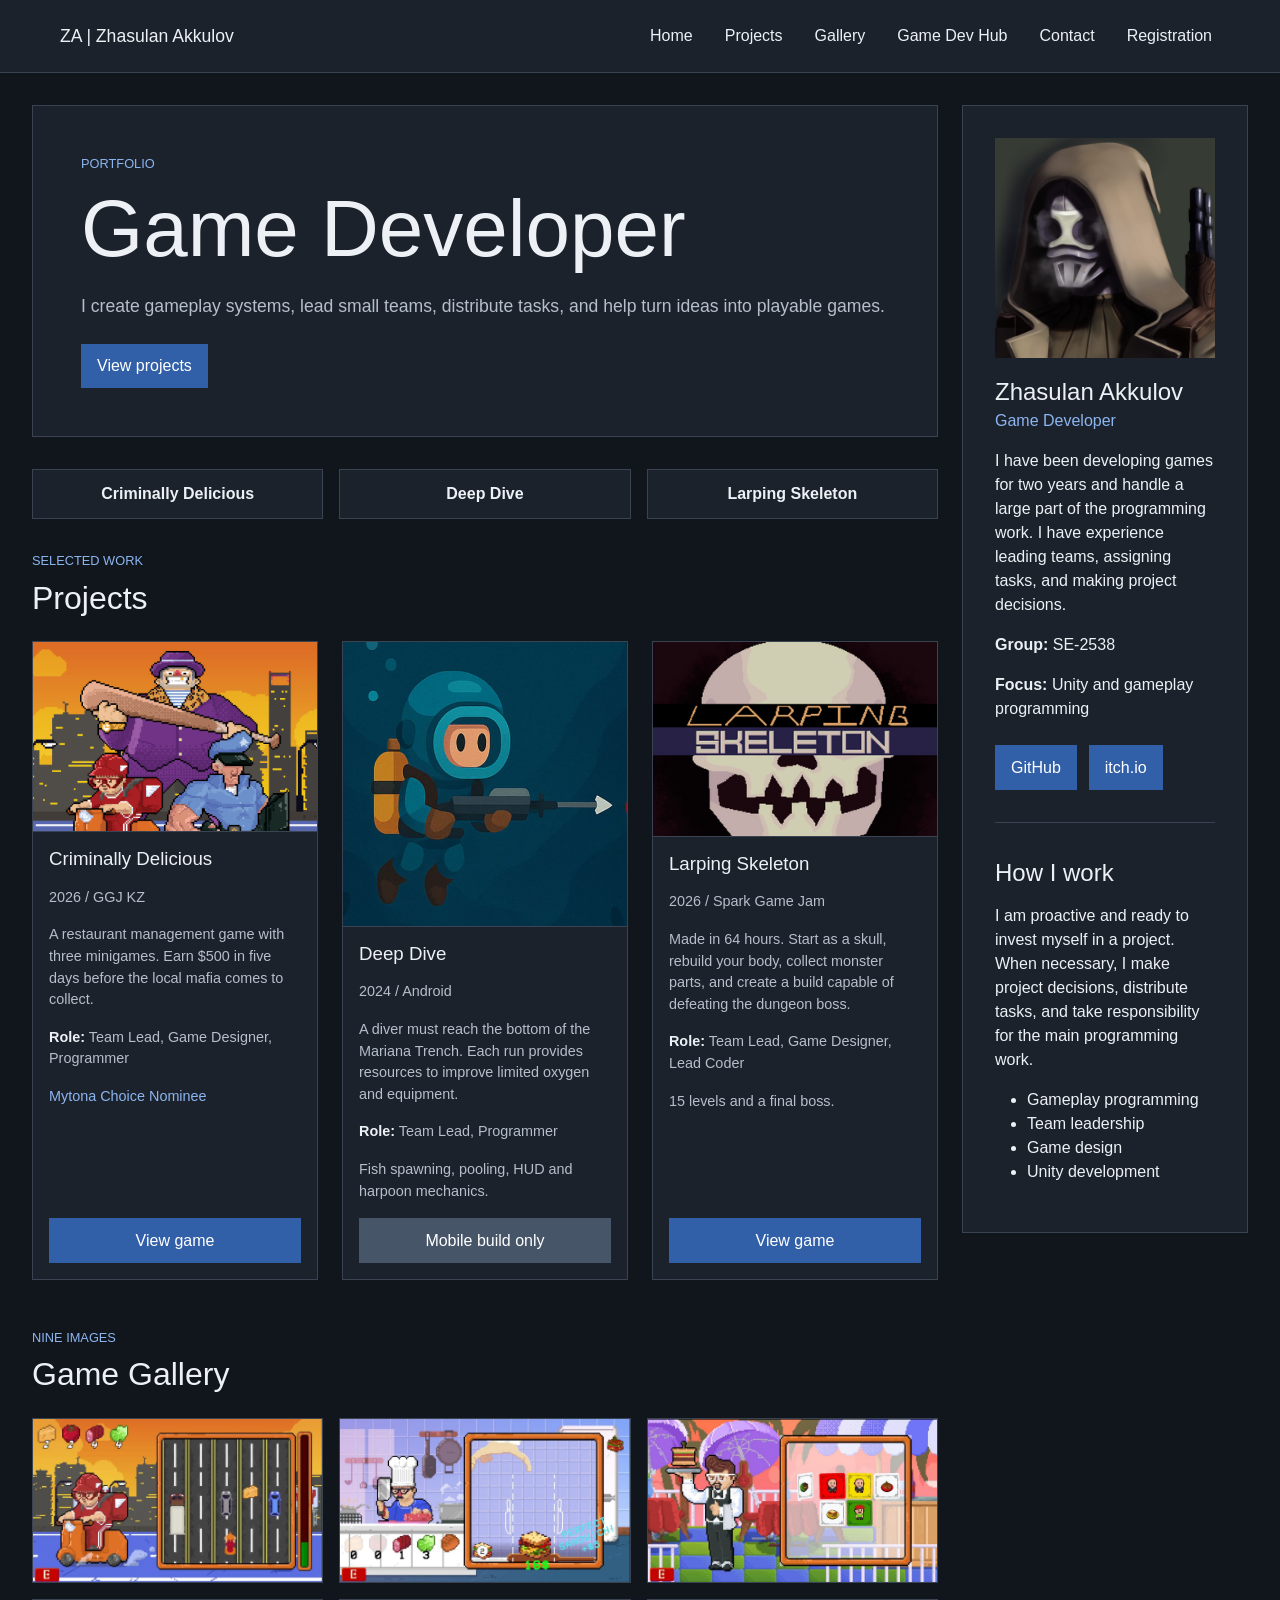
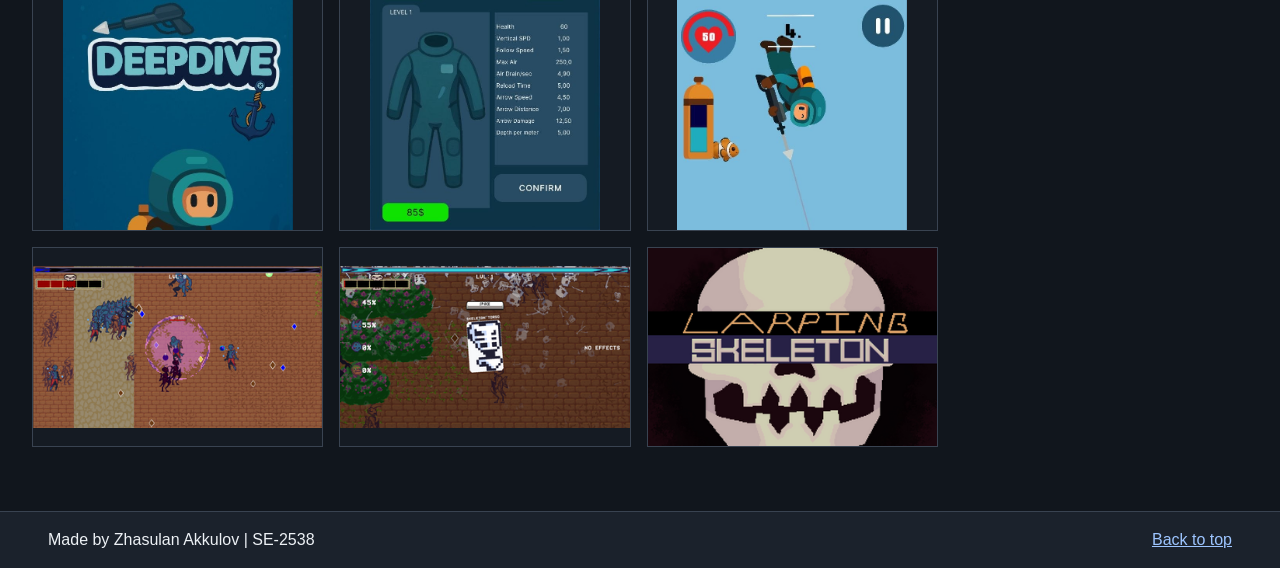
<file: index.html>
<!DOCTYPE html>
<html lang="en">
<head>
    <meta charset="UTF-8">
    <meta name="viewport" content="width=device-width, initial-scale=1.0">
    <title>Zhasulan Akkulov | Game Developer</title>
    <link rel="icon" type="image/jpeg" href="avatar.jpg">
    <link rel="stylesheet" href="https://cdn.jsdelivr.net/npm/bootstrap@5.3.3/dist/css/bootstrap.min.css">
    <link rel="stylesheet" href="style.css">
</head>
<body>

    
    <div class="navbar navbar-expand-lg navbar-dark site-header" role="navigation" aria-label="Main navigation">
        <div class="container-fluid">
            <a class="navbar-brand logo" href="#home">ZA | Zhasulan Akkulov</a>
            <button class="navbar-toggler" type="button" data-bs-toggle="collapse"
                    data-bs-target="#mainNavigation" aria-controls="mainNavigation"
                    aria-expanded="false" aria-label="Toggle navigation">&#9776;</button>

                    <div class="collapse navbar-collapse" id="mainNavigation">
                        <ul class="navbar-nav ms-auto">
                            <li class="nav-item">
                                <a class="nav-link" href="#home">Home</a>
                            </li>

                            <li class="nav-item">
                                <a class="nav-link" href="#projects">Projects</a>
                            </li>

                            <li class="nav-item">
                                <a class="nav-link" href="#gallery">Gallery</a>
                            </li>
                            <li class="nav-item">
                                <a class="nav-link" href="game-dev-hub.html">Game Dev Hub</a>
                            </li>
                            <li class="nav-item">
                                <a class="nav-link" href="contact.html">Contact</a>
                            </li>
                            <li class="nav-item">
                                <a class="nav-link" href="registration.html">Registration</a>
                            </li>
                        </ul>
                    </div>
        </div>
    </div>

    
    <div class="container-fluid page-content" id="home">
        
        <div class="row">
        
            <div class="col-12 col-lg-9 page-main">
        
                
                <div class="hero">
        
                    <p class="section-label">Portfolio</p>
        
                    <h1>Game Developer</h1>
        
                    <p class="hero-description">
                        I create gameplay systems, lead small teams, distribute tasks, and help turn ideas
                        into playable games.
                    </p>
        
                    <a class="button" href="#projects">View projects</a>
        
                </div>

                
                <div class="project-previews">
        
                    <a class="project-preview" href="#criminally-delicious">
                        <p><b>Criminally Delicious</b></p>
                    </a>
        
                    <a class="project-preview" href="#deep-dive">
                        <p><b>Deep Dive</b></p>
                    </a>
        
                    <a class="project-preview" href="#larping-skeleton">
                        <p><b>Larping Skeleton</b></p>
                    </a>
        
                </div>

<div class="portfolio-projects" id="projects">
        
                    <p class="section-label">Selected work</p>
                    <h2>Projects</h2>

                    
                    <div class="row project-row">
                        <div class="col-12 col-sm-6 col-lg-4 project-column">
                            <div class="project-card" id="criminally-delicious">
        
                                <img class="project-banner" src="banner-criminally.png" alt="Criminally Delicious banner">
                                <div class="card-content">
                                    <h3>Criminally Delicious</h3>
                                    <p class="project-year">2026 / GGJ KZ</p>
                                    <p>
                                        A restaurant management game with three minigames. Earn $500 in five days
                                        before the local mafia comes to collect.
                                    </p>
                                    <p><b>Role:</b> Team Lead, Game Designer, Programmer</p>
                                    <p class="achievement">Mytona Choice Nominee</p>
                                    <a class="card-button" href="https://hamazhai.itch.io/criminally-delicious">View game</a>
                                </div>
        
                            </div>
                        </div>
        
                        <div class="col-12 col-sm-6 col-lg-4 project-column">
                            <div class="project-card" id="deep-dive">
                                <img class="project-banner" src="banner-deep-dive.jpg" alt="Deep Dive banner">
        
                                <div class="card-content">
        
                                    <h3>Deep Dive</h3>
                                    <p class="project-year">2024 / Android</p>
                                    <p>
                                        A diver must reach the bottom of the Mariana Trench. Each run provides
                                        resources to improve limited oxygen and equipment.
                                    </p>
                                    <p><b>Role:</b> Team Lead, Programmer</p>
                                    <p>Fish spawning, pooling, HUD and harpoon mechanics.</p>
                                    <button class="card-button mobile-build" type="button" disabled>Mobile build only</button>
        
                                </div>
                            </div>
                        </div>
        
                        <div class="col-12 col-sm-6 col-lg-4 project-column">
                            <div class="project-card" id="larping-skeleton">
                                <img class="project-banner" src="banner-larping.png" alt="Larping Skeleton banner">
        
                                <div class="card-content">
        
                                    <h3>Larping Skeleton</h3>
                                    <p class="project-year">2026 / Spark Game Jam</p>
                                    <p>
                                        Made in 64 hours. Start as a skull, rebuild your body, collect monster parts,
                                        and create a build capable of defeating the dungeon boss.
                                    </p>
                                    <p><b>Role:</b> Team Lead, Game Designer, Lead Coder</p>
                                    <p>15 levels and a final boss.</p>
                                    <a class="card-button" href="https://hamazhai.itch.io/larping-skeleton">View game</a>
        
                                </div>
                            </div>
                        </div>
                    </div>
                </div>

                <div class="gallery-section" id="gallery">
                    <p class="section-label gallery-label">Nine images</p>
        
                    <h2>Game Gallery</h2>
        
                    <div class="gallery-grid">
        
                        <div class="gallery-item">
                            <img src="criminally-delicious-01.jpg" alt="Criminally Delicious delivery minigame">
                            <p class="gallery-caption">Criminally Delicious - delivery</p>
                        </div>
        
                        <div class="gallery-item">
                            <img src="criminally-delicious-02.jpg" alt="Criminally Delicious sandwich minigame">
                            <p class="gallery-caption">Criminally Delicious - cooking</p>
                        </div>
        
                        <div class="gallery-item">
                            <img src="criminally-delicious-03.jpg" alt="Criminally Delicious restaurant minigame">
                            <p class="gallery-caption">Criminally Delicious - serving</p>
                        </div>
        
                        <div class="gallery-item">
                            <img class="gallery-portrait" src="deep-dive-01.jpg" alt="Deep Dive main menu">
                            <p class="gallery-caption">Deep Dive - main menu</p>
                        </div>
        
                        <div class="gallery-item">
                            <img class="gallery-portrait" src="deep-dive-02.jpg" alt="Deep Dive harpoon gameplay">
                            <p class="gallery-caption">Deep Dive - harpoon gameplay</p>
                        </div>
        
                        <div class="gallery-item">
                            <img class="gallery-portrait" src="deep-dive-03.jpg" alt="Deep Dive upgrade screen">
                            <p class="gallery-caption">Deep Dive - upgrades</p>
                        </div>
        
                        <div class="gallery-item">
                            <img src="larping-skeleton-01.png" alt="Larping Skeleton battle">
                            <p class="gallery-caption">Larping Skeleton - battle</p>
                        </div>
        
                        <div class="gallery-item">
                            <img src="larping-skeleton-02.png" alt="Larping Skeleton body parts">
                            <p class="gallery-caption">Larping Skeleton - body parts</p>
                        </div>
        
                        <div class="gallery-item">
                            <img src="larping-skeleton-03.png" alt="Larping Skeleton title screen">
                            <p class="gallery-caption">Larping Skeleton - title</p>
                        </div>
        
                    </div>
                </div>
            </div>

            <div class="col-12 col-lg-3">
                <div class="page-sidebar" id="about">
                    <img class="avatar" src="avatar.jpg" alt="Avatar of Zhasulan Akkulov">
        
                    <h2>Zhasulan Akkulov</h2>
                    <p class="subtitle">Game Developer</p>
        
                    <p>
                        I have been developing games for two years and handle a large part of the programming work.
                        I have experience leading teams, assigning tasks, and making project decisions.
                    </p>
        
                    <p><b>Group:</b> SE-2538</p>
                    <p><b>Focus:</b> Unity and gameplay programming</p>
        
                    <div class="contact-links">
                        <a href="https://github.com/HamaZhai">GitHub</a>
                        <a href="https://hamazhai.itch.io/">itch.io</a>
                    </div>
        
                    <div class="portfolio-info">
        
                        <h2>How I work</h2>
                        <p>
                            I am proactive and ready to invest myself in a project. When necessary, I make project
                            decisions, distribute tasks, and take responsibility for the main programming work.
                        </p>
                        <ul>
                            <li>Gameplay programming</li>
                            <li>Team leadership</li>
                            <li>Game design</li>
                            <li>Unity development</li>
                        </ul>
        
                    </div>
                </div>
            </div>
        </div>
    </div>

    <div class="site-footer">
        <p>Made by Zhasulan Akkulov | SE-2538</p>
        <a href="#home">Back to top</a>
    </div>
    
    <script src="https://cdn.jsdelivr.net/npm/bootstrap@5.3.3/dist/js/bootstrap.bundle.min.js"></script>

</body>
</html>
</file>
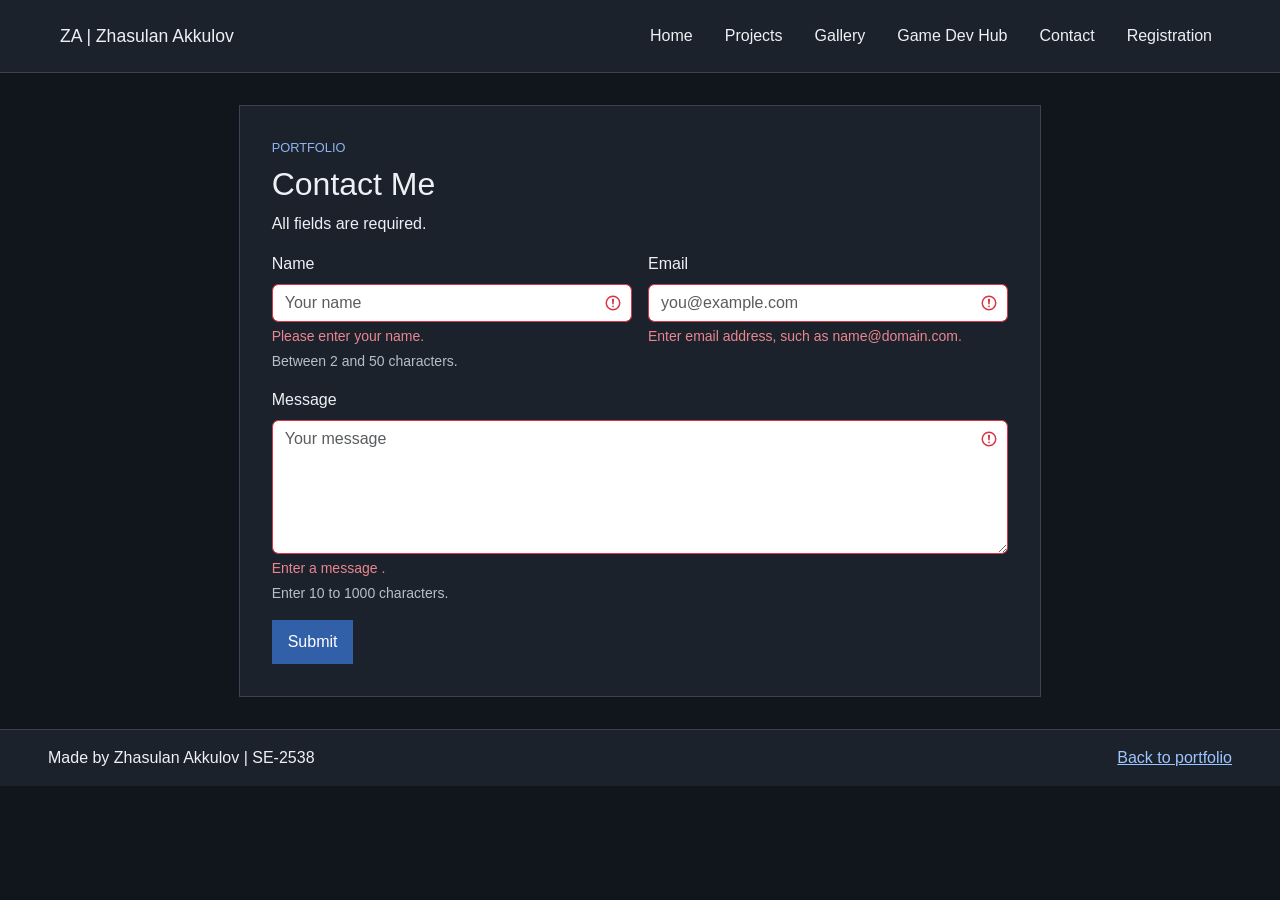
<file: contact.html>
<!DOCTYPE html>
<html lang="en">
<head>
    <meta charset="UTF-8">
    <meta name="viewport" content="width=device-width, initial-scale=1.0">
    <title>Contact Me | Zhasulan Akkulov</title>
    <link rel="icon" type="image/jpeg" href="avatar.jpg">
    <link rel="stylesheet" href="https://cdn.jsdelivr.net/npm/bootstrap@5.3.3/dist/css/bootstrap.min.css">
    <link rel="stylesheet" href="style.css">
</head>
<body>

    
    <div class="navbar navbar-expand-lg navbar-dark site-header" role="navigation" aria-label="Main navigation">
        <div class="container-fluid">
            <a class="navbar-brand logo" href="index.html#home">ZA | Zhasulan Akkulov</a>
            <button class="navbar-toggler" type="button" data-bs-toggle="collapse"
                    data-bs-target="#mainNavigation" aria-controls="mainNavigation"
                    aria-expanded="false" aria-label="Toggle navigation">&#9776;</button>

                    <div class="collapse navbar-collapse" id="mainNavigation">
                        <ul class="navbar-nav ms-auto">
                            <li class="nav-item">
                                <a class="nav-link" href="index.html#home">Home</a>
                            </li>

                            <li class="nav-item">
                                <a class="nav-link" href="index.html#projects">Projects</a>
                            </li>

                            <li class="nav-item">
                                <a class="nav-link" href="index.html#gallery">Gallery</a>
                            </li>
                            <li class="nav-item">
                                <a class="nav-link" href="game-dev-hub.html">Game Dev Hub</a>
                            </li>
                            <li class="nav-item">
                                <a class="nav-link" href="contact.html">Contact</a>
                            </li>
                            <li class="nav-item">
                                <a class="nav-link" href="registration.html">Registration</a>
                            </li>
                        </ul>
                    </div>
        </div>
    </div>

    <main class="container-fluid page-content form-page">
        <div class="row justify-content-center">
            <div class="col-12 col-lg-8">
                <div class="page-sidebar">
                    <p class="section-label">Portfolio</p>
                    <h1>Contact Me</h1>
                    <p>All fields are required.</p>

                    
                    <form class="was-validated" action="#" method="post">
                        <div class="row g-3">
                            <div class="col-12 col-md-6">
                                <label class="form-label" for="name">Name</label>
                                <input class="form-control" type="text" id="name" name="name" required minlength="2" maxlength="50"
                                       placeholder="Your name" aria-describedby="name-help name-valid-feedback name-invalid-feedback">
                                <div class="valid-feedback" id="name-valid-feedback">Name accepted.</div>
                                <div class="invalid-feedback" id="name-invalid-feedback">Please enter your name.</div>
                                <div class="form-text" id="name-help">Between 2 and 50 characters.</div>
                            </div>
                            <div class="col-12 col-md-6">
                                <label class="form-label" for="email">Email</label>
                                <input class="form-control" type="email" id="email" name="email" required maxlength="254"
                                       placeholder="you@example.com" aria-describedby="email-valid-feedback email-invalid-feedback">
                                <div class="valid-feedback" id="email-valid-feedback">Email format accepted.</div>
                                <div class="invalid-feedback" id="email-invalid-feedback">Enter email address, such as name@domain.com.</div>
                            </div>
                            <div class="col-12">
                                <label class="form-label" for="message">Message</label>
                                <textarea class="form-control" id="message" name="message" rows="5" required
                                          minlength="10" maxlength="1000" placeholder="Your message"
                                          aria-describedby="message-help message-valid-feedback message-invalid-feedback"></textarea>
                                <div class="valid-feedback" id="message-valid-feedback">Message ready.</div>
                                <div class="invalid-feedback" id="message-invalid-feedback">Enter a message .</div>
                                <div class="form-text" id="message-help">Enter 10 to 1000 characters.</div>
                            </div>
                            <div class="col-12">
                                <button class="button" type="submit">Submit</button>
                            </div>
                        </div>
                    </form>

                </div>
            </div>
        </div>
    </main>

    <div class="site-footer">
        <p>Made by Zhasulan Akkulov | SE-2538</p>
        <a href="index.html#home">Back to portfolio</a>
    </div>
    <script src="https://cdn.jsdelivr.net/npm/bootstrap@5.3.3/dist/js/bootstrap.bundle.min.js"></script>
</body>
</html>
</file>
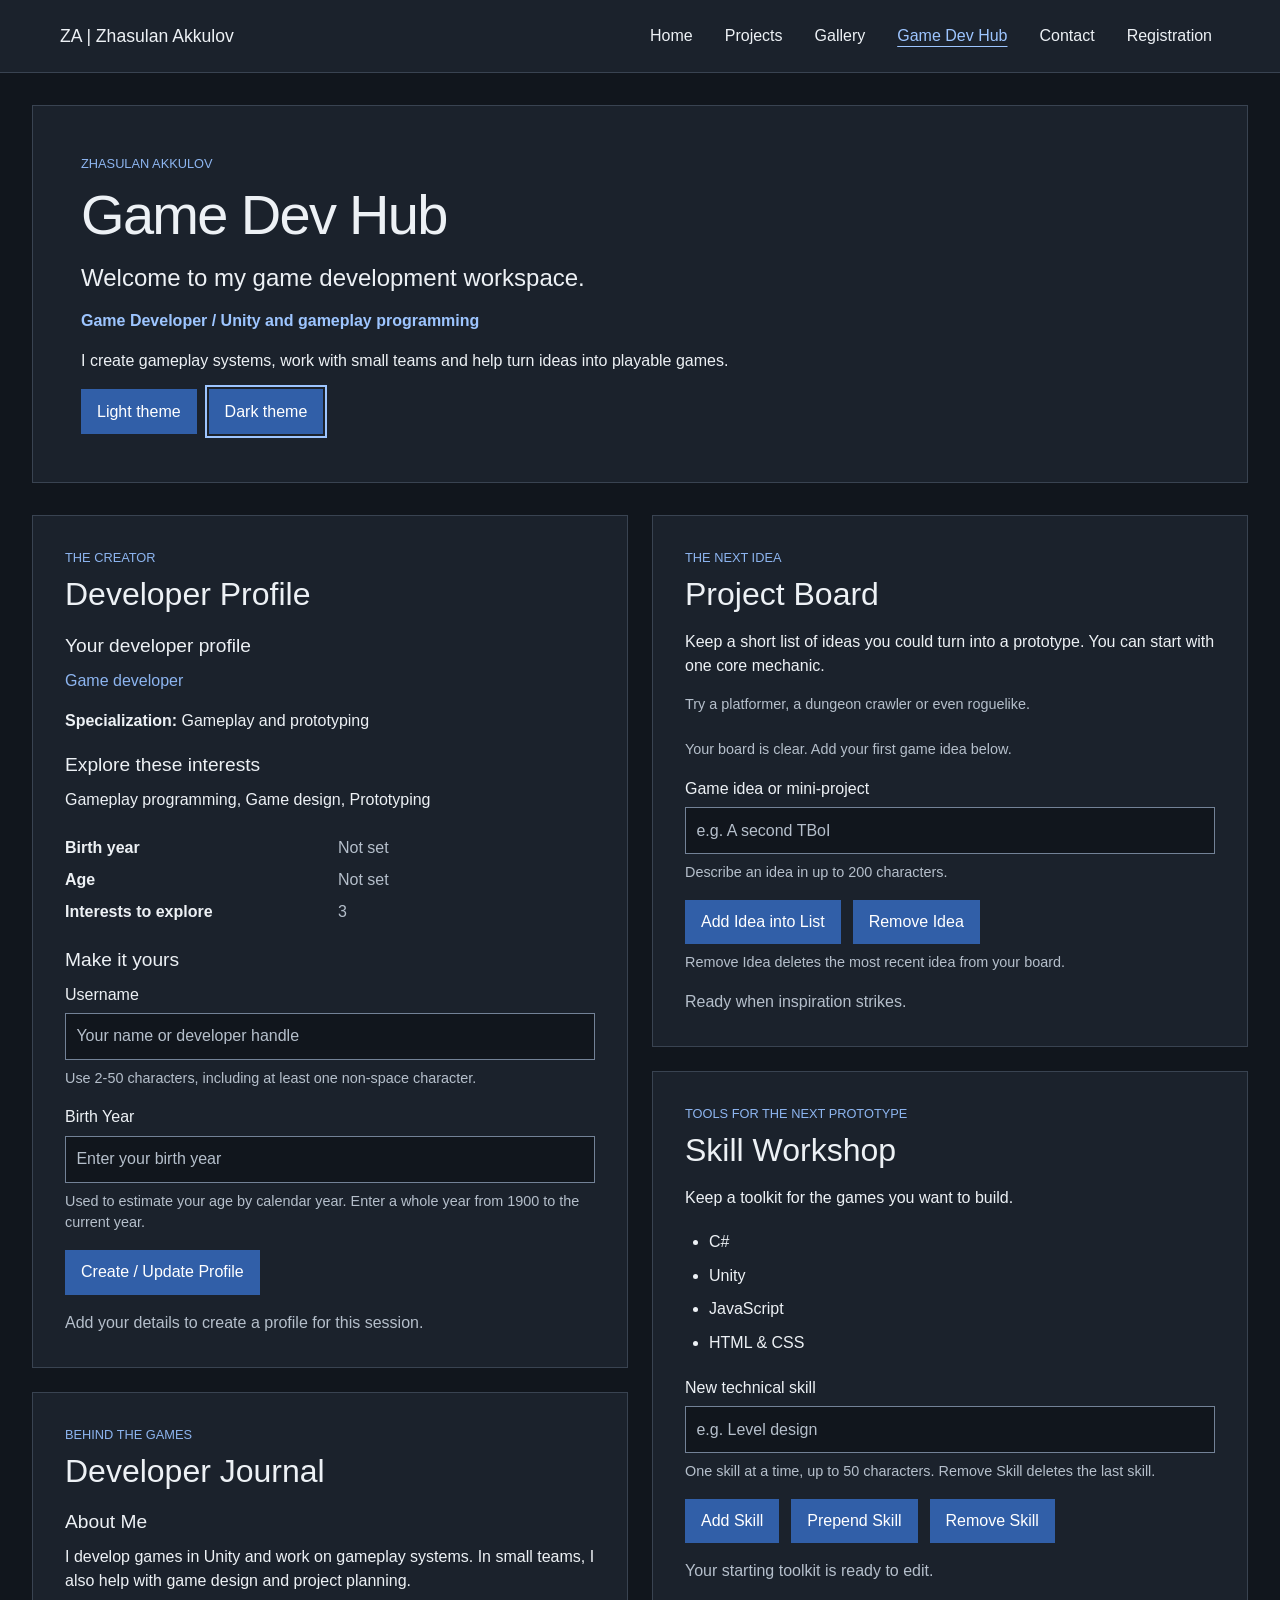
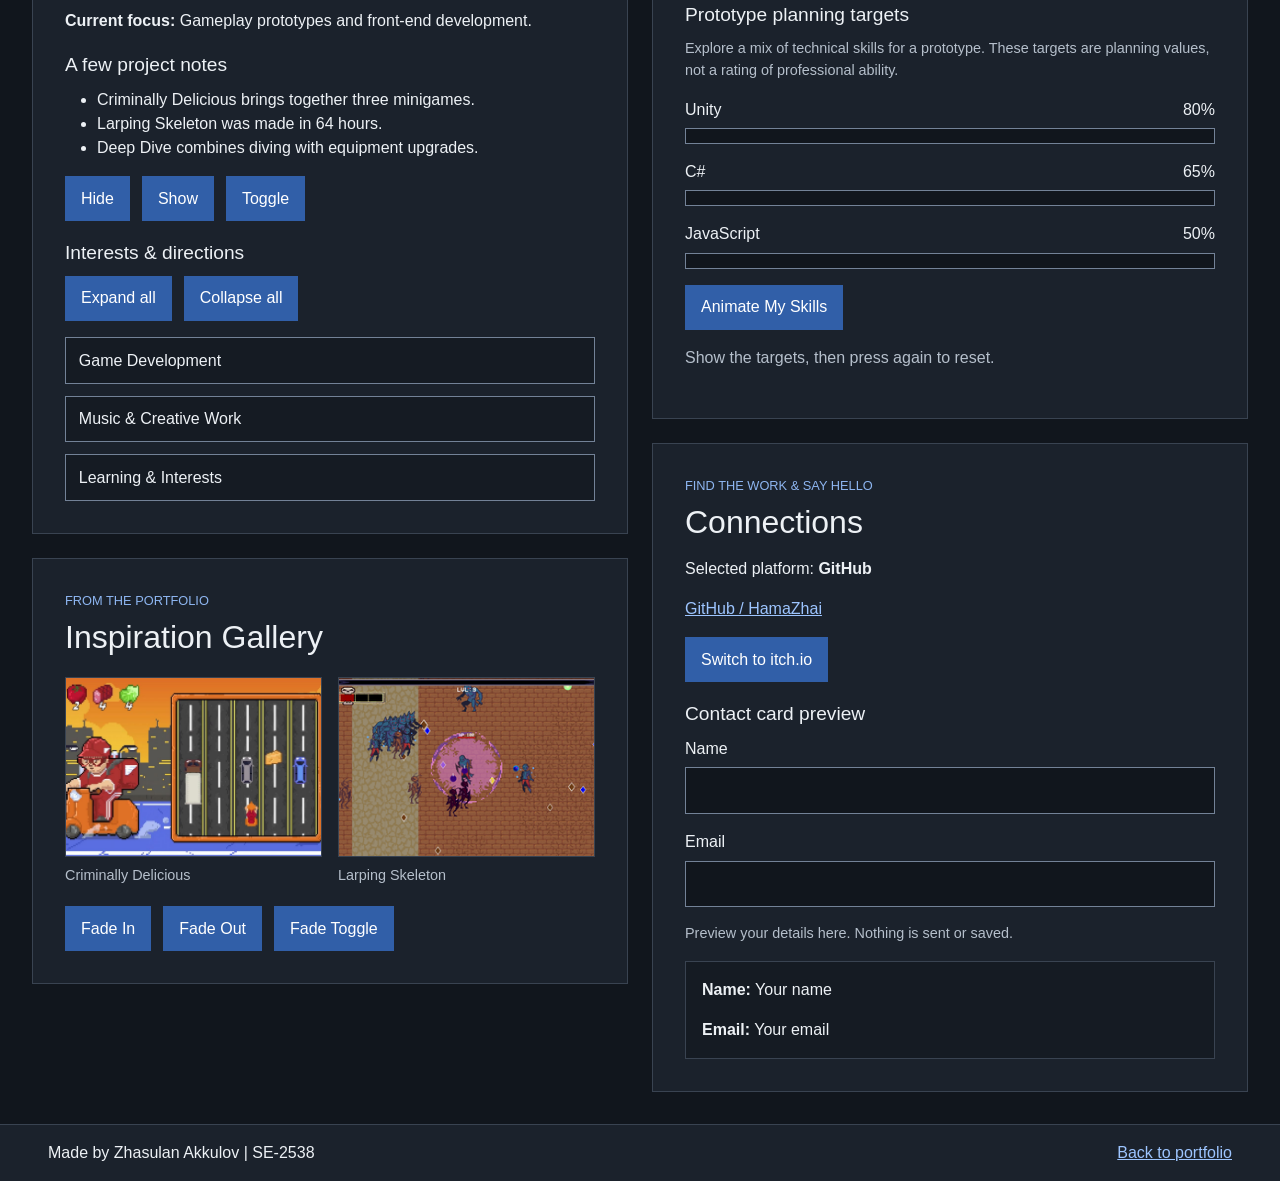
<file: game-dev-hub.html>
<!DOCTYPE html>
<html lang="en">
<head>
    <meta charset="UTF-8">
    <meta name="viewport" content="width=device-width, initial-scale=1.0">
    <title>Game Dev Hub | Zhasulan Akkulov</title>
    <link rel="icon" type="image/jpeg" href="avatar.jpg">
    <link rel="stylesheet" href="https://cdn.jsdelivr.net/npm/bootstrap@5.3.3/dist/css/bootstrap.min.css">
    <link rel="stylesheet" href="style.css">
    <link rel="stylesheet" href="hub.css">
</head>
<body class="hub-enhanced">

    
    <div class="navbar navbar-expand-lg navbar-dark site-header" role="navigation" aria-label="Main navigation">
        <div class="container-fluid">
            <a class="navbar-brand logo" href="index.html#home">ZA | Zhasulan Akkulov</a>
            <button class="navbar-toggler" type="button" data-bs-toggle="collapse"
                    data-bs-target="#mainNavigation" aria-controls="mainNavigation"
                    aria-expanded="false" aria-label="Toggle navigation">&#9776;</button>

                    <div class="collapse navbar-collapse" id="mainNavigation">
                        <ul class="navbar-nav ms-auto">
                            <li class="nav-item">
                                <a class="nav-link" href="index.html#home">Home</a>
                            </li>

                            <li class="nav-item">
                                <a class="nav-link" href="index.html#projects">Projects</a>
                            </li>

                            <li class="nav-item">
                                <a class="nav-link" href="index.html#gallery">Gallery</a>
                            </li>
                            <li class="nav-item">
                                <a class="nav-link" href="game-dev-hub.html" aria-current="page">Game Dev Hub</a>
                            </li>
                            <li class="nav-item">
                                <a class="nav-link" href="contact.html">Contact</a>
                            </li>
                            <li class="nav-item">
                                <a class="nav-link" href="registration.html">Registration</a>
                            </li>
                        </ul>
                    </div>
        </div>
    </div>

    <main class="container-fluid page-content hub-page">
        <header class="hero hub-intro">
            <p class="section-label">Zhasulan Akkulov</p>
            <h1>Game Dev Hub</h1>
            <h2 id="hub-greeting">Welcome to my portfolio</h2>
            <p class="personal-headline">Game Developer / Unity and gameplay programming</p>
            <p class="intro">I create gameplay systems, work with small teams and help turn ideas into playable games.</p>
            <div class="hub-actions" role="group" aria-label="Page theme">
                <button class="button" id="light-theme" type="button" aria-pressed="false">Light theme</button>
                <button class="button" id="dark-theme" type="button" aria-pressed="true">Dark theme</button>
            </div>
        </header>
        <div class="row g-4">
            <div class="col-12 col-lg-6 hub-column">
                <section class="page-sidebar hub-panel" aria-labelledby="profile-heading">
                    <p class="section-label">The creator</p>
                    <h2 id="profile-heading">Developer Profile</h2>
                    <h3 id="profile-name">Your developer profile</h3>
                    <p class="subtitle" id="profile-role">Game developer</p>
                    <p><b>Specialization:</b> Gameplay and prototyping</p>
                    <h3>Explore these interests</h3>
                    <p id="profile-hobbies"></p>
                    <dl class="profile-details">
                        <dt>Birth year</dt><dd id="profile-year">Not set</dd>
                        <dt>Age</dt><dd id="profile-age">Not set</dd>
                        <dt>Interests to explore</dt><dd id="hobby-count"></dd>
                    </dl>
                    <h3>Make it yours</h3>
                    <form id="profile-form">
                        <label for="username">Username</label>
                        <input id="username" name="username" type="text" required minlength="2" maxlength="50" pattern=".*\S.*" autocomplete="nickname" placeholder="Your name or developer handle" aria-describedby="username-help">
                        <p class="hub-note" id="username-help">Use 2-50 characters, including at least one non-space character.</p>
                        <label for="birth-year">Birth Year</label>
                        <input id="birth-year" name="birth-year" type="number" required min="1900" step="1" placeholder="Enter your birth year" aria-describedby="year-help">
                        <p class="hub-note" id="year-help">Used to estimate your age by calendar year. Enter a whole year from 1900 to the current year.</p>
                        <button class="button" type="submit">Create / Update Profile</button>
                    </form>
                    <p class="hub-message" id="profile-message" role="status">Add your details to create a profile for this session.</p>
                </section>
                <section class="page-sidebar hub-panel" aria-labelledby="journal-heading">
                    <p class="section-label">Behind the games</p>
                    <h2 id="journal-heading">Developer Journal</h2>
                    <h3>About Me</h3>
                    <div id="journal-about">
                        <p>I develop games in Unity and work on gameplay systems. In small teams, I also help with game design and project planning.</p>
                        <p><b>Current focus:</b> Gameplay prototypes and front-end development.</p>
                        <h3>A few project notes</h3>
                        <ul>
                            <li>Criminally Delicious brings together three minigames.</li>
                            <li>Larping Skeleton was made in 64 hours.</li>
                            <li>Deep Dive combines diving with equipment upgrades.</li>
                        </ul>
                    </div>
                    <div class="hub-actions" role="group" aria-label="About Me visibility">
                        <button class="button" id="hide-about" type="button" aria-controls="journal-about">Hide</button>
                        <button class="button" id="show-about" type="button" aria-controls="journal-about">Show</button>
                        <button class="button" id="toggle-about" type="button" aria-controls="journal-about">Toggle</button>
                    </div>
                    <h3>Interests &amp; directions</h3>
                    <div class="hub-actions interest-actions">
                        <button class="button" id="expand-interests" type="button">Expand all</button>
                        <button class="button" id="collapse-interests" type="button">Collapse all</button>
                    </div>
                    <h4><button class="interest-toggle" type="button" aria-controls="interest-games" aria-expanded="false">Game Development</button></h4>
                    <div class="interest-panel" id="interest-games"><p>Gameplay programming, game design and small, playable prototypes. A strong core mechanic comes first.</p></div>
                    <h4><button class="interest-toggle" type="button" aria-controls="interest-creative" aria-expanded="false">Music &amp; Creative Work</button></h4>
                    <div class="interest-panel" id="interest-creative"><p>Sound, visual rhythm and atmosphere can help tell a game's story. These are creative directions to explore in future prototypes.</p></div>
                    <h4><button class="interest-toggle" type="button" aria-controls="interest-learning" aria-expanded="false">Learning &amp; Interests</button></h4>
                    <div class="interest-panel" id="interest-learning"><p>JavaScript, jQuery, HTML and CSS make it possible to build interactive tools around game projects.</p></div>
                </section>
                <section class="page-sidebar hub-panel" aria-labelledby="inspiration-heading">
                    <p class="section-label">From the portfolio</p>
                    <h2 id="inspiration-heading">Inspiration Gallery</h2>
                    <div class="inspiration-grid">
                        <figure>
                            <div class="inspiration-frame"><img class="inspiration-image" src="criminally-delicious-01.jpg" alt="Criminally Delicious delivery minigame"></div>
                            <figcaption>Criminally Delicious</figcaption>
                        </figure>
                        <figure>
                            <div class="inspiration-frame"><img class="inspiration-image" src="larping-skeleton-01.png" alt="Larping Skeleton dungeon battle"></div>
                            <figcaption>Larping Skeleton</figcaption>
                        </figure>
                    </div>
                    <div class="hub-actions" role="group" aria-label="Gallery visibility">
                        <button class="button" id="fade-in" type="button">Fade In</button>
                        <button class="button" id="fade-out" type="button">Fade Out</button>
                        <button class="button" id="fade-toggle" type="button">Fade Toggle</button>
                    </div>
                </section>
            </div>
            <div class="col-12 col-lg-6 hub-column">
                <section class="page-sidebar hub-panel" aria-labelledby="board-heading">
                    <p class="section-label">The next idea</p>
                    <h2 id="board-heading">Project Board</h2>
                    <p>Keep a short list of ideas you could turn into a prototype. You can start with one core mechanic.</p>
                    <p class="hub-note">Try a platformer, a dungeon crawler or even roguelike.</p>
                    <ul class="project-board" id="project-list" aria-label="Your project ideas"></ul>
                    <p class="hub-note" id="board-empty">Your board is clear. Add your first game idea below.</p>
                    <form id="project-form">
                        <label for="project-input">Game idea or mini-project</label>
                        <input id="project-input" name="project" type="text" required maxlength="200" pattern=".*\S.*" placeholder="e.g. A second TBoI" aria-describedby="project-help">
                        <p class="hub-note" id="project-help">Describe an idea in up to 200 characters.</p>
                        <div class="hub-actions">
                            <button class="button" type="submit">Add Idea into List</button>
                            <button class="button" id="remove-item" type="button" aria-describedby="remove-help">Remove Idea</button>
                        </div>
                        <p class="hub-note" id="remove-help">Remove Idea deletes the most recent idea from your board.</p>
                    </form>
                    <p class="hub-message" id="project-message" role="status">Ready when inspiration strikes.</p>
                </section>
                <section class="page-sidebar hub-panel" aria-labelledby="workshop-heading">
                    <p class="section-label">Tools for the next prototype</p>
                    <h2 id="workshop-heading">Skill Workshop</h2>
                    <p>Keep a toolkit for the games you want to build.</p>
                    <ul class="skill-list" id="skill-list">
                        <li>C#</li><li>Unity</li><li>JavaScript</li><li>HTML &amp; CSS</li>
                    </ul>
                    <form id="skill-form">
                        <label for="skill-input">New technical skill</label>
                        <input id="skill-input" name="skill" type="text" required maxlength="50" pattern=".*\S.*" placeholder="e.g. Level design" aria-describedby="skill-help">
                        <p class="hub-note" id="skill-help">One skill at a time, up to 50 characters. Remove Skill deletes the last skill.</p>
                        <div class="hub-actions">
                            <button class="button" type="submit">Add Skill</button>
                            <button class="button" id="prepend-skill" type="button">Prepend Skill</button>
                            <button class="button" id="remove-skill" type="button">Remove Skill</button>
                        </div>
                    </form>
                    <p class="workshop-message" id="skill-message" role="status">Your starting toolkit is ready to edit.</p>
                    <h3>Prototype planning targets</h3>
                    <p class="hub-note">Explore a mix of technical skills for a prototype. These targets are planning values, not a rating of professional ability.</p>
                    <p class="skill-label">Unity <span>80%</span></p>
                    <div class="skill-track"><div class="skill-fill" id="unity-bar" role="progressbar" aria-label="Unity planning target" aria-valuemin="0" aria-valuemax="100" aria-valuenow="0"></div></div>
                    <p class="skill-label">C# <span>65%</span></p>
                    <div class="skill-track"><div class="skill-fill" id="csharp-bar" role="progressbar" aria-label="C sharp planning target" aria-valuemin="0" aria-valuemax="100" aria-valuenow="0"></div></div>
                    <p class="skill-label">JavaScript <span>50%</span></p>
                    <div class="skill-track"><div class="skill-fill" id="javascript-bar" role="progressbar" aria-label="JavaScript planning target" aria-valuemin="0" aria-valuemax="100" aria-valuenow="0"></div></div>
                    <button class="button" id="animate-skills" type="button" aria-pressed="false">Animate My Skills</button>
                    <p class="workshop-message" id="animation-message" role="status">Show the targets, then press again to reset.</p>
                </section>
                <section class="page-sidebar hub-panel" aria-labelledby="connections-heading">
                    <p class="section-label">Find the work &amp; say hello</p>
                    <h2 id="connections-heading">Connections</h2>
                    <p>Selected platform: <b id="social-platform">GitHub</b></p>
                    <p><a id="social-link" href="https://github.com/HamaZhai">GitHub / HamaZhai</a></p>
                    <button class="button" id="switch-platform" type="button">Switch to itch.io</button>
                    <h3>Contact card preview</h3>
                    <form id="connection-form">
                        <label for="connection-name">Name</label>
                        <input id="connection-name" name="name" type="text" maxlength="100" autocomplete="name" aria-describedby="connection-help">
                        <label for="connection-email">Email</label>
                        <input id="connection-email" name="email" type="email" maxlength="254" autocomplete="email" aria-describedby="connection-help">
                        <p class="hub-note" id="connection-help">Preview your details here. Nothing is sent or saved.</p>
                    </form>
                    <div class="contact-preview" aria-live="polite">
                        <p><b>Name:</b> <span id="preview-name">Your name</span></p>
                        <p><b>Email:</b> <span id="preview-email">Your email</span></p>
                    </div>
                </section>
            </div>
        </div>
        <noscript><p>Enable JavaScript to use the profile, project board and interactive workshop.</p></noscript>
    </main>
    <div class="site-footer">
        <p>Made by Zhasulan Akkulov | SE-2538</p>
        <a href="index.html#home">Back to portfolio</a>
    </div>
    <script src="https://cdn.jsdelivr.net/npm/bootstrap@5.3.3/dist/js/bootstrap.bundle.min.js"></script>
    <script src="script.js"></script>
    <script src="https://code.jquery.com/jquery-3.7.1.min.js"></script>
    <script src="hub-jquery.js"></script>
</body>
</html>
</file>
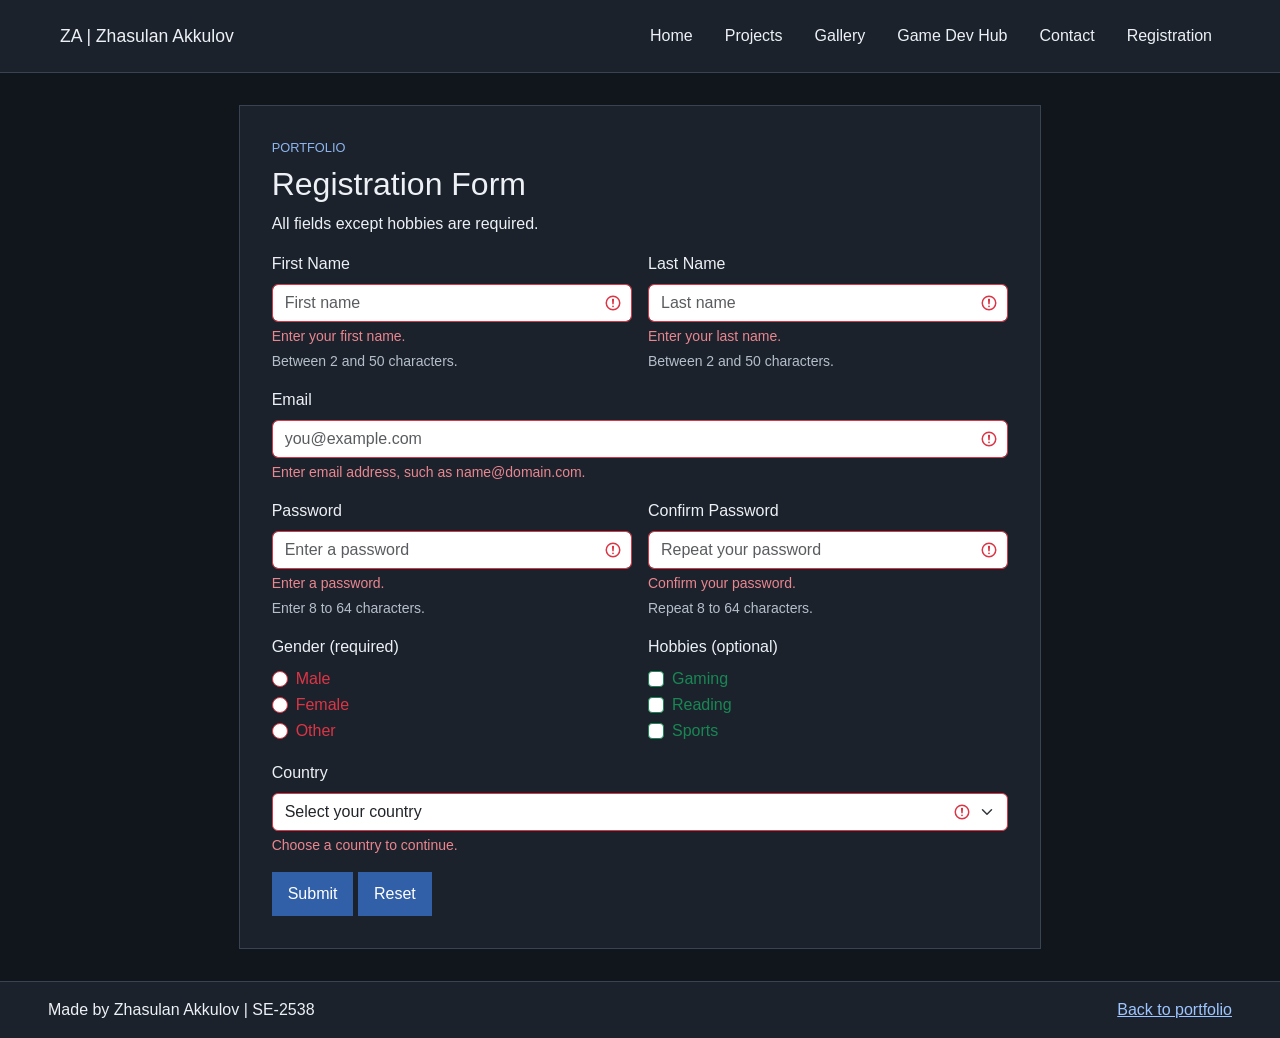
<file: registration.html>
<!DOCTYPE html>
<html lang="en">
<head>
    <meta charset="UTF-8">
    <meta name="viewport" content="width=device-width, initial-scale=1.0">
    <title>Registration Form | Zhasulan Akkulov</title>
    <link rel="icon" type="image/jpeg" href="avatar.jpg">
    <link rel="stylesheet" href="https://cdn.jsdelivr.net/npm/bootstrap@5.3.3/dist/css/bootstrap.min.css">
    <link rel="stylesheet" href="style.css">
</head>
<body>

    
    <div class="navbar navbar-expand-lg navbar-dark site-header" role="navigation" aria-label="Main navigation">
        <div class="container-fluid">
            <a class="navbar-brand logo" href="index.html#home">ZA | Zhasulan Akkulov</a>
            <button class="navbar-toggler" type="button" data-bs-toggle="collapse"
                    data-bs-target="#mainNavigation" aria-controls="mainNavigation"
                    aria-expanded="false" aria-label="Toggle navigation">&#9776;</button>

                    <div class="collapse navbar-collapse" id="mainNavigation">
                        <ul class="navbar-nav ms-auto">
                            <li class="nav-item">
                                <a class="nav-link" href="index.html#home">Home</a>
                            </li>

                            <li class="nav-item">
                                <a class="nav-link" href="index.html#projects">Projects</a>
                            </li>

                            <li class="nav-item">
                                <a class="nav-link" href="index.html#gallery">Gallery</a>
                            </li>
                            <li class="nav-item">
                                <a class="nav-link" href="game-dev-hub.html">Game Dev Hub</a>
                            </li>
                            <li class="nav-item">
                                <a class="nav-link" href="contact.html">Contact</a>
                            </li>
                            <li class="nav-item">
                                <a class="nav-link" href="registration.html">Registration</a>
                            </li>
                        </ul>
                    </div>
        </div>
    </div>

    <main class="container-fluid page-content form-page">
        <div class="row justify-content-center">
            <div class="col-12 col-lg-8">
                <div class="page-sidebar">
                    <p class="section-label">Portfolio</p>
                    <h1>Registration Form</h1>
                    <p>All fields except hobbies are required.</p>

                    
                    <form class="was-validated" action="#" method="post">
                        <div class="row g-3">
                            <div class="col-12 col-md-6">
                                <label class="form-label" for="first-name">First Name</label>
                                <input class="form-control" type="text" id="first-name" name="first-name" required minlength="2" maxlength="50"
                                       placeholder="First name" aria-describedby="first-name-help first-name-valid-feedback first-name-invalid-feedback">
                                <div class="valid-feedback" id="first-name-valid-feedback">First name accepted.</div>
                                <div class="invalid-feedback" id="first-name-invalid-feedback">Enter your first name.</div>
                                <div class="form-text" id="first-name-help">Between 2 and 50 characters.</div>
                            </div>
                            <div class="col-12 col-md-6">
                                <label class="form-label" for="last-name">Last Name</label>
                                <input class="form-control" type="text" id="last-name" name="last-name" required minlength="2" maxlength="50"
                                       placeholder="Last name" aria-describedby="last-name-help last-name-valid-feedback last-name-invalid-feedback">
                                <div class="valid-feedback" id="last-name-valid-feedback">Last name accepted.</div>
                                <div class="invalid-feedback" id="last-name-invalid-feedback">Enter your last name.</div>
                                <div class="form-text" id="last-name-help">Between 2 and 50 characters.</div>
                            </div>
                            <div class="col-12">
                                <label class="form-label" for="email">Email</label>
                                <input class="form-control" type="email" id="email" name="email" required maxlength="254"
                                       placeholder="you@example.com" aria-describedby="email-valid-feedback email-invalid-feedback">
                                <div class="valid-feedback" id="email-valid-feedback">Email format accepted.</div>
                                <div class="invalid-feedback" id="email-invalid-feedback">Enter email address, such as name@domain.com.</div>
                            </div>
                            <div class="col-12 col-md-6">
                                <label class="form-label" for="password">Password</label>
                                <input class="form-control" type="password" id="password" name="password" required minlength="8" maxlength="64"
                                       placeholder="Enter a password" aria-describedby="password-help password-valid-feedback password-invalid-feedback">
                                <div class="valid-feedback" id="password-valid-feedback">Password length accepted.</div>
                                <div class="invalid-feedback" id="password-invalid-feedback">Enter a password.</div>
                                <div class="form-text" id="password-help">Enter 8 to 64 characters.</div>
                            </div>
                            <div class="col-12 col-md-6">
                                <label class="form-label" for="confirm-password">Confirm Password</label>
                                <input class="form-control" type="password" id="confirm-password" name="confirm-password" required minlength="8" maxlength="64"
                                       placeholder="Repeat your password" aria-describedby="confirm-password-help confirm-password-valid-feedback confirm-password-invalid-feedback">
                                <div class="valid-feedback" id="confirm-password-valid-feedback">Confirmation length accepted.</div>
                                <div class="invalid-feedback" id="confirm-password-invalid-feedback">Confirm your password.</div>
                                <div class="form-text" id="confirm-password-help">Repeat 8 to 64 characters.</div>
                            </div>
                            <fieldset class="col-12 col-md-6">
                                <legend class="form-label fs-6">Gender (required)</legend>
                                <div class="form-check">
                                    <input class="form-check-input" type="radio" id="gender-male" name="gender" value="male" required>
                                    <label class="form-check-label" for="gender-male">Male</label>
                                </div>
                                <div class="form-check">
                                    <input class="form-check-input" type="radio" id="gender-female" name="gender" value="female" required>
                                    <label class="form-check-label" for="gender-female">Female</label>
                                </div>
                                <div class="form-check">
                                    <input class="form-check-input" type="radio" id="gender-other" name="gender" value="other" required>
                                    <label class="form-check-label" for="gender-other">Other</label>
                                </div>
                            </fieldset>
                            <fieldset class="col-12 col-md-6">
                                <legend class="form-label fs-6">Hobbies (optional)</legend>
                                <div class="form-check">
                                    <input class="form-check-input" type="checkbox" id="hobby-gaming" name="hobbies" value="gaming">
                                    <label class="form-check-label" for="hobby-gaming">Gaming</label>
                                </div>
                                <div class="form-check">
                                    <input class="form-check-input" type="checkbox" id="hobby-reading" name="hobbies" value="reading">
                                    <label class="form-check-label" for="hobby-reading">Reading</label>
                                </div>
                                <div class="form-check">
                                    <input class="form-check-input" type="checkbox" id="hobby-sports" name="hobbies" value="sports">
                                    <label class="form-check-label" for="hobby-sports">Sports</label>
                                </div>
                            </fieldset>
                            <div class="col-12">
                                <label class="form-label" for="country">Country</label>
                                <select class="form-select" id="country" name="country" required aria-describedby="country-valid-feedback country-invalid-feedback">
                                    <option value="" selected>Select your country</option>
                                    <option value="kazakhstan">Kazakhstan</option>
                                    <option value="uzbekistan">Uzbekistan</option>
                                    <option value="kyrgyzstan">Kyrgyzstan</option>
                                    <option value="other">Other</option>
                                </select>
                                <div class="valid-feedback" id="country-valid-feedback">Country selected.</div>
                                <div class="invalid-feedback" id="country-invalid-feedback">Choose a country to continue.</div>
                            </div>
                            <div class="col-12">
                                <button class="button" type="submit">Submit</button>
                                <button class="button" type="reset">Reset</button>
                            </div>
                        </div>
                    </form>

                </div>
            </div>
        </div>
    </main>

    <div class="site-footer">
        <p>Made by Zhasulan Akkulov | SE-2538</p>
        <a href="index.html#home">Back to portfolio</a>
    </div>
    <script src="https://cdn.jsdelivr.net/npm/bootstrap@5.3.3/dist/js/bootstrap.bundle.min.js"></script>
</body>
</html>
</file>
<file: style.css>
body {
    margin: 0;
    background: #11161d;
    color: #edf1f5;
    font-family: Arial, sans-serif;
}

img {
    display: block;
    width: 100%;
    height: auto;
}

a {
    color: #9dc5ff;
}

.site-header {
    padding: 1rem 3rem;
    border-bottom: 1px solid #394351;
    background: #1b222c;
}

.site-header .logo {
    color: #edf1f5;
    font-size: 1.1rem;
}

.site-header .navbar-nav {
    gap: 1rem;
}

.site-header .nav-link {
    color: #edf1f5;
}

.site-header .nav-link:hover {
    color: #9dc5ff;
}

.site-header .navbar-toggler {
    color: #edf1f5;
    border: 1px solid #394351;
    font-size: 1.5rem;
}

.page-content {
    padding: 2rem;
}

.hero, .project-preview, .project-card, .page-sidebar {
    background: #1b222c;
    border: 1px solid #394351;
}

.hero, .project-previews, .portfolio-projects, .gallery-section {
    margin-bottom: 2rem;
}

.hero {
    padding: 3rem;
}


.hero h1 {
    margin: 0;
    font-size: 5rem;
}

.hero-description {
    margin: 1rem 0 1.5rem;
    color: #b5bfcb;
    font-size: 1.1rem;
}

.section-label, .subtitle, .project-year {
    color: #8db5f0;
}

.section-label {
    margin: 0 0 0.5rem;
    font-size: 0.8rem;
    text-transform: uppercase;
}

.contact-links a, .button, .card-button {
    display: inline-block;
    padding: 0.65rem 1rem;
    border: 0;
    background: #315fa8;
    color: white;
    font-family: Arial, sans-serif;
    font-size: 1rem;
    text-align: center;
    text-decoration: none;
}

.contact-links a:hover, .button:hover, .card-button:hover {
    background: #244b88;
}


.project-previews {
    display: grid;
    grid-template-columns: repeat(3, 1fr);
    gap: 1rem;
}

.project-preview {
    color: #edf1f5;
    text-decoration: none;
}

.project-preview p {
    margin: 0;
    padding: 0.75rem;
    text-align: center;
}


.project-column {
    display: flex;
    margin-bottom: 1rem;
}

.project-card {
    display: flex;
    flex-direction: column;
    width: 100%;
}

.project-card:hover {
    border: 1px solid #8db5f0;
}

.project-banner {
    border-bottom: 1px solid #394351;
}

.card-content {
    display: flex;
    flex-direction: column;
    flex-grow: 1;
    padding: 1rem;
}

.card-content h3 {
    margin: 0 0 1rem;
    font-size: 1.17rem;
}

.card-content p {
    color: #b5bfcb;
    font-size: 0.9rem;
}

.card-content b {
    color: #edf1f5;
}

.card-content .achievement {
    color: #8db5f0;
}

.card-button {
    width: 100%;
    margin-top: auto;
}

.mobile-build {
    background: #475569;
}

.portfolio-projects h2, .gallery-section h2 {
    margin-bottom: 1.5rem;
    font-size: 2rem;
}

.page-sidebar {
    padding: 2rem;
}

.page-sidebar h2 {
    margin: 1.25rem 0 0.15rem;
    font-size: 1.5rem;
}

.subtitle {
    margin-top: 0;
}

.contact-links {
    display: flex;
    flex-wrap: wrap;
    gap: 0.75rem;
    margin-top: 1.5rem;
}

.portfolio-info {
    margin-top: 2rem;
    padding-top: 1rem;
    border-top: 1px solid #394351;
}

.portfolio-info h2 {
    margin-bottom: 1rem;
}

.gallery-grid {
    display: grid;
    grid-template-columns: repeat(3, 1fr);
    gap: 1rem;
}

.gallery-item {
    position: relative;
    display: flex;
    align-items: center;
    justify-content: center;
    border: 1px solid #394351;
    background: #151b23;
}

.gallery-grid .gallery-portrait {
    width: auto;
    height: 230px;
}

.gallery-caption {
    display: none;
    position: absolute;
    right: 0;
    bottom: 0;
    left: 0;
    margin: 0;
    padding: 0.75rem;
    background: #11161d;
    color: white;
}

.gallery-item:hover .gallery-caption {
    display: block;
}

.site-footer {
    display: flex;
    justify-content: space-between;
    align-items: center;
    gap: 1rem;
    padding: 1rem 3rem;
    border-top: 1px solid #394351;
    background: #1b222c;
}

.site-footer p {
    margin: 0;
}


@media (min-width: 576px) and (max-width: 991.98px) {
    .hero h1 {
        font-size: 3.5rem;
    }

    .hero-description {
        font-size: 1rem;
    }

    .page-content, .hero, .page-sidebar {
        padding: 1.5rem;
    }

    .project-previews, .gallery-grid {
        grid-template-columns: repeat(2, 1fr);
    }

    .site-header .navbar-nav {
        gap: 0;
        margin-top: 1rem;
    }

    .avatar {
        width: 240px;
    }
}

@media (max-width: 575.98px) {
    .hero h1 {
        font-size: 2.5rem;
    }

    .hero-description {
        font-size: 0.95rem;
    }

    .site-header, .page-content, .hero, .page-sidebar {
        padding: 1rem;
    }

    .project-previews, .gallery-grid {
        grid-template-columns: 1fr;
    }

    .gallery-label {
        display: none;
    }

    .avatar {
        width: 200px;
    }

    .gallery-caption {
        display: block;
    }

    .site-header .navbar-nav {
        gap: 0;
        margin-top: 1rem;
    }

    .site-footer {
        flex-direction: column;
        align-items: flex-start;
        padding: 1rem;
    }
}


.form-page h1 {
    font-size: 2rem;
}

.form-page .form-text {
    color: #b5bfcb;
}

.form-page .valid-feedback {
    color: #75b798;
}

.form-page .invalid-feedback {
    color: #ea868f;
}

.site-header .nav-link[aria-current="page"] {
    color: #9dc5ff;
    text-decoration: underline;
    text-underline-offset: 0.3rem;
}

.hub-panel {
    height: 100%;
    min-width: 0;
}

.hub-panel h2 {
    margin: 0 0 1.5rem;
    font-size: 2rem;
}

.hub-panel h3 {
    margin: 1.5rem 0 0.75rem;
    font-size: 1.2rem;
}

.hub-page p, .hub-page dd, .project-board li {
    overflow-wrap: anywhere;
}

.hub-note {
    margin: 0.5rem 0 1rem;
    color: #b5bfcb;
    font-size: 0.9rem;
}

.profile-details {
    display: grid;
    grid-template-columns: minmax(0, 1fr) minmax(0, 1fr);
    gap: 0.5rem 1rem;
    margin: 1.5rem 0;
}

.profile-details dd {
    margin: 0;
    color: #b5bfcb;
}

.hub-panel label {
    display: block;
    margin-bottom: 0.4rem;
}

.hub-panel input {
    display: block;
    box-sizing: border-box;
    width: 100%;
    min-width: 0;
    padding: 0.65rem;
    border: 1px solid #738297;
    background: #11161d;
    color: #edf1f5;
    font: inherit;
}

.hub-panel input::placeholder {
    color: #b5bfcb;
    opacity: 1;
}

.hub-panel input:focus-visible, .hub-panel button:focus-visible {
    outline: 2px solid #9dc5ff;
    outline-offset: 3px;
}

.hub-actions {
    display: flex;
    flex-wrap: wrap;
    gap: 0.75rem;
}

.hub-message {
    min-height: 3rem;
    margin: 1rem 0 0;
    color: #b5bfcb;
}

.project-board {
    padding-left: 1.5rem;
    margin: 1.5rem 0;
}

.project-board li {
    padding: 0.75rem;
    margin-bottom: 0.75rem;
    border: 1px solid #394351;
    background: #151b23;
}
</file>
<file: hub.css>
.hub-enhanced {
    --hub-muted: #b5bfcb;
    --hub-error: #ffb4ab;
    --hub-success: #95d5b2;
}

.hub-intro h1 {
    font-size: 3.5rem;
}

.hub-intro h2 {
    margin: 1rem 0;
    font-size: 1.5rem;
}

.personal-headline {
    color: #9dc5ff;
}

.hub-column {
    display: flex;
    flex-direction: column;
    gap: 1.5rem;
}

.hub-enhanced .hub-panel {
    height: auto;
}

.hub-enhanced .hub-panel h2 {
    margin-bottom: 1rem;
}

.hub-enhanced .hub-panel h3 {
    margin-top: 1.25rem;
}

.hub-enhanced .hub-message {
    min-height: 1.5rem;
}

.hub-enhanced .button {
    cursor: pointer;
}

.hub-enhanced button[aria-pressed="true"] {
    outline: 2px solid #9dc5ff;
    outline-offset: 2px;
}

.interest-actions {
    margin-bottom: 1rem;
}

.hub-panel h4 {
    margin: 0.75rem 0 0;
}

.interest-toggle {
    width: 100%;
    padding: 0.8rem;
    border: 1px solid #738297;
    background: #151b23;
    color: #edf1f5;
    text-align: left;
    font: inherit;
    font-size: 1rem;
    cursor: pointer;
}

.interest-toggle[aria-expanded="true"] {
    border-color: #9dc5ff;
}

.interest-panel {
    display: none;
    padding: 1rem;
    border: 1px solid #394351;
    border-top: 0;
}

.interest-panel p {
    margin: 0;
}

.inspiration-grid {
    display: grid;
    grid-template-columns: repeat(2, minmax(0, 1fr));
    gap: 1rem;
    margin: 1.25rem 0;
}

.inspiration-grid figure {
    margin: 0;
    min-width: 0;
}

.inspiration-frame {
    height: 180px;
    border: 1px solid #394351;
    background: #151b23;
}

.inspiration-frame img {
    height: 100%;
    object-fit: cover;
}

.inspiration-grid figcaption {
    margin-top: 0.5rem;
    color: #b5bfcb;
    font-size: 0.9rem;
}

.skill-list {
    padding-left: 1.5rem;
}

.skill-list li {
    padding: 0.3rem 0;
    overflow-wrap: anywhere;
}

.workshop-message {
    min-height: 1.5rem;
    margin: 1rem 0;
    color: #b5bfcb;
    overflow-wrap: anywhere;
}

.workshop-message[data-state="error"] {
    color: #ffb4ab;
}

.skill-label {
    display: flex;
    justify-content: space-between;
    gap: 1rem;
    margin: 1rem 0 0.4rem;
}

.skill-track {
    height: 16px;
    border: 1px solid #738297;
    background: #11161d;
    margin-bottom: 1rem;
    overflow: hidden;
}

.skill-fill {
    width: 0;
    height: 100%;
    background: #8db5f0;
}

#connection-form input {
    margin-bottom: 1rem;
}

.contact-preview {
    padding: 1rem;
    border: 1px solid #394351;
    background: #151b23;
}

.contact-preview p:last-child {
    margin-bottom: 0;
}

.hub-light {
    --hub-muted: #52606d;
    --hub-error: #a3261e;
    --hub-success: #17653c;
}

.hub-light .hero, .hub-light .page-sidebar,
.hub-light .site-header, .hub-light .site-footer {
    background: #ffffff;
    border-color: #b7c2ce;
}

.hub-light .site-header .logo, .hub-light .site-header .nav-link,
.hub-light .site-header .navbar-toggler {
    color: #172432;
}

.hub-light .site-header .nav-link[aria-current="page"],
.hub-light a:not(.button), .hub-light .section-label,
.hub-light .subtitle, .hub-light .personal-headline {
    color: #245799;
}

.hub-light .hub-panel input, .hub-light .interest-toggle {
    color: #172432;
    background: #ffffff;
    border-color: #62758b;
}

.hub-light .hub-note, .hub-light .profile-details dd,
.hub-light .workshop-message, .hub-light figcaption,
.hub-light input::placeholder {
    color: #52606d;
}

.hub-light .workshop-message[data-state="error"] {
    color: #a3261e;
}

.hub-light .contact-preview, .hub-light .project-board li,
.hub-light .skill-track, .hub-light .inspiration-frame {
    color: #172432;
    background: #e6ecf3;
    border-color: #8799ad;
}

.hub-light .skill-fill {
    background: #315fa8;
}

.hub-light .interest-panel {
    border-color: #8799ad;
}

.hub-light .hub-panel input:focus-visible,
.hub-light .hub-panel button:focus-visible,
.hub-light button[aria-pressed="true"] {
    outline-color: #245799;
}

@media (max-width: 575.98px) {
    .hub-intro h1 {
        font-size: 2.5rem;
    }

    .inspiration-grid {
        grid-template-columns: 1fr;
    }
}
</file>
